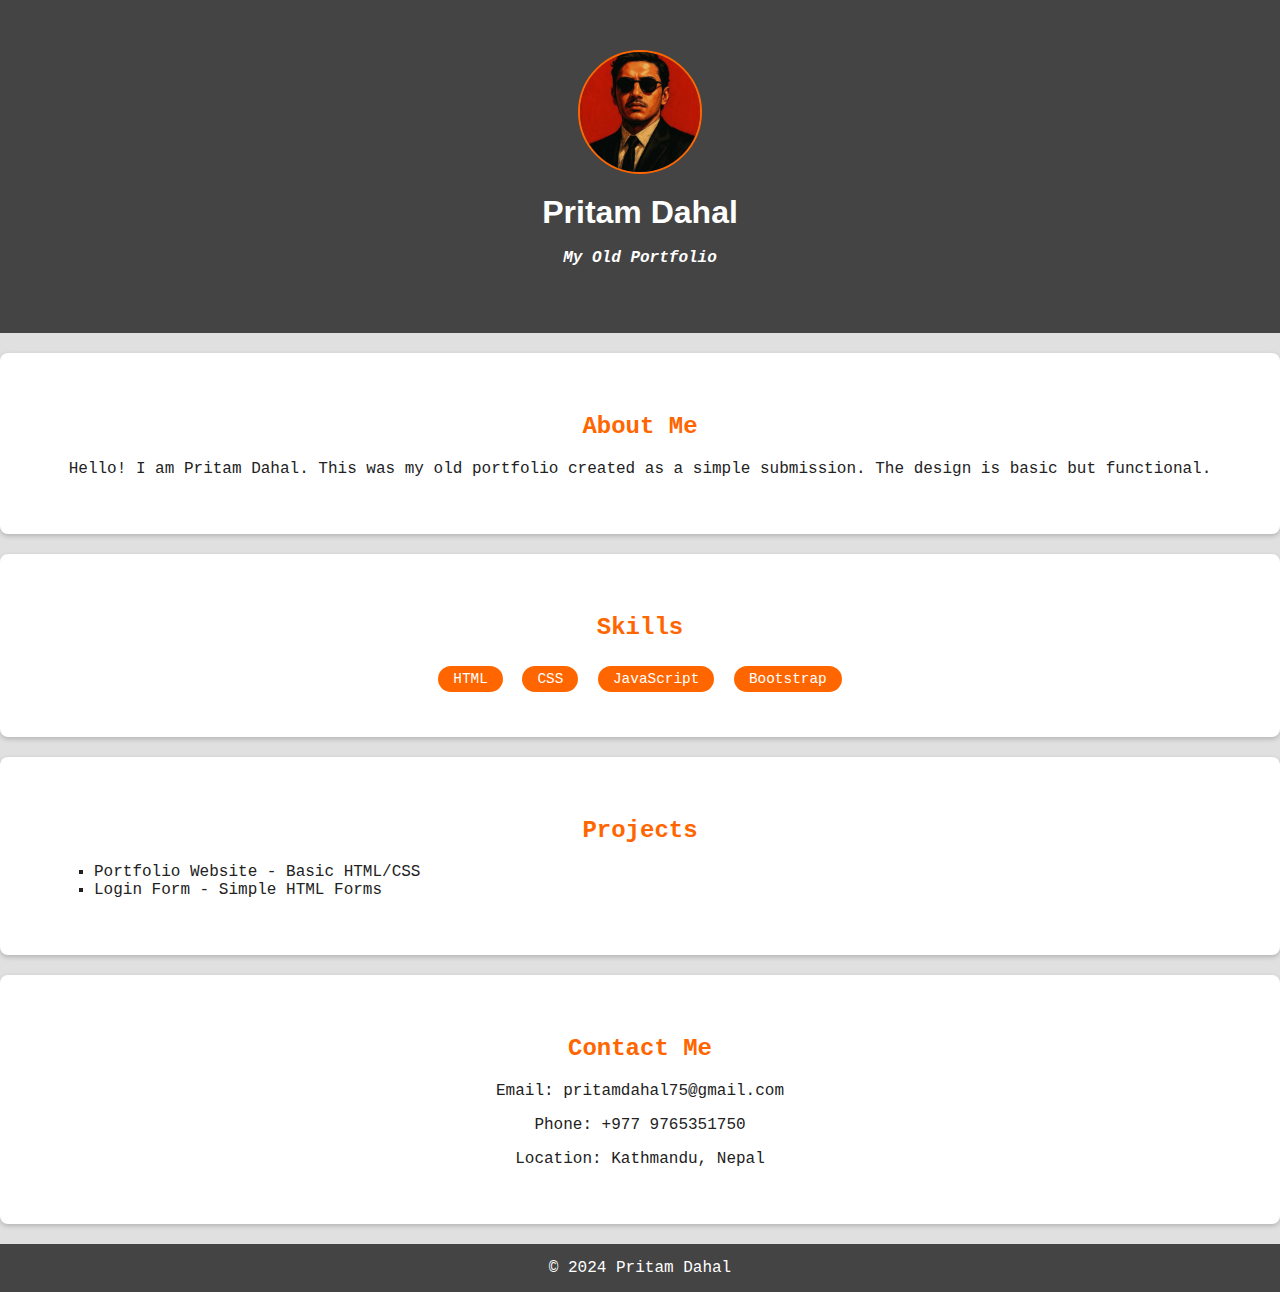
<file: old-portfolio.html>
<!DOCTYPE html>
<html lang="en">
<head>
  <meta charset="UTF-8">
  <meta name="viewport" content="width=device-width, initial-scale=1.0">
  <title>Pritam Dahal | Old Portfolio</title>
  <style>
    /* ====== General Styling ====== */
    body {
      font-family: 'Courier New', Courier, monospace;
      background-color: #e0e0e0;
      margin: 0;
      padding: 0;
      color: #222;
      text-align: center;
    }

    h1, h2 {
      color: #ff6600;
    }

    a {
      color: #2222ff;
      text-decoration: underline;
    }

    a:hover {
      color: #ff6600;
    }

    /* ====== Header ====== */
    header {
      background-color: #444;
      color: white;
      padding: 50px 20px;
    }

    header img {
      width: 120px;
      border-radius: 50%;
      border: 2px solid #ff6600;
    }

    header h1 {
      margin: 15px 0 5px 0;
    }
    header h1 a {
      text-decoration: none;
      color: white;
      font-weight: bolder;
      font-family: 'Lucida Sans', 'Lucida Sans Regular', 'Lucida Grande', 'Lucida Sans Unicode', Geneva, Verdana, sans-serif;
    }
    header p {
      font-weight: bolder;
      font-style: italic;
    }

    /* ====== Sections ====== */
    section {
      padding: 40px 5%;
      background-color: #fff;
      margin: 20px auto;
      border-radius: 8px;
      width: 90%;
      box-shadow: 0 2px 5px rgba(0,0,0,0.2);
    }

    /* ====== Projects ====== */
    .projects ul {
      list-style-type: square;
      text-align: left;
      padding-left: 30px;
    }

    /* ====== Skills ====== */
    .skills span {
      display: inline-block;
      background-color: #ff6600;
      color: white;
      padding: 5px 15px;
      border-radius: 20px;
      margin: 5px;
      font-size: 0.9em;
    }

    /* ====== Footer ====== */
    footer {
      background-color: #444;
      color: white;
      padding: 15px;
      margin-top: 20px;
    }
  </style>
</head>
<body>

  <!-- ====== Header ====== -->
  <header>
    <a href="Protfolio.html"><img src="profiile.jpg" alt="Profile"></a>
    <h1><a href="Protfolio.html">Pritam Dahal</a></h1>
    <p>My Old Portfolio</p>
  </header>

  <!-- ====== About ====== -->
  <section id="about">
    <h2>About Me</h2>
    <p>Hello! I am Pritam Dahal. This was my old portfolio created as a simple submission. The design is basic but functional.</p>
  </section>

  <!-- ====== Skills ====== -->
  <section id="skills">
    <h2>Skills</h2>
    <div class="skills">
      <span>HTML</span>
      <span>CSS</span>
      <span>JavaScript</span>
      <span>Bootstrap</span>
    </div>
  </section>

  <!-- ====== Projects ====== -->
  <section id="projects">
    <h2>Projects</h2>
    <div class="projects">
      <ul>
        <li>Portfolio Website - Basic HTML/CSS</li>
        <li>Login Form - Simple HTML Forms</li>
      </ul>
    </div>
  </section>

  <!-- ====== Contact ====== -->
  <section id="contact">
    <h2>Contact Me</h2>
    <p>Email: pritamdahal75@gmail.com</p>
    <p>Phone: +977 9765351750</p>
    <p>Location: Kathmandu, Nepal</p>
  </section>

  <footer>
    &copy; 2024 Pritam Dahal
  </footer>

</body>
</html>
</file>
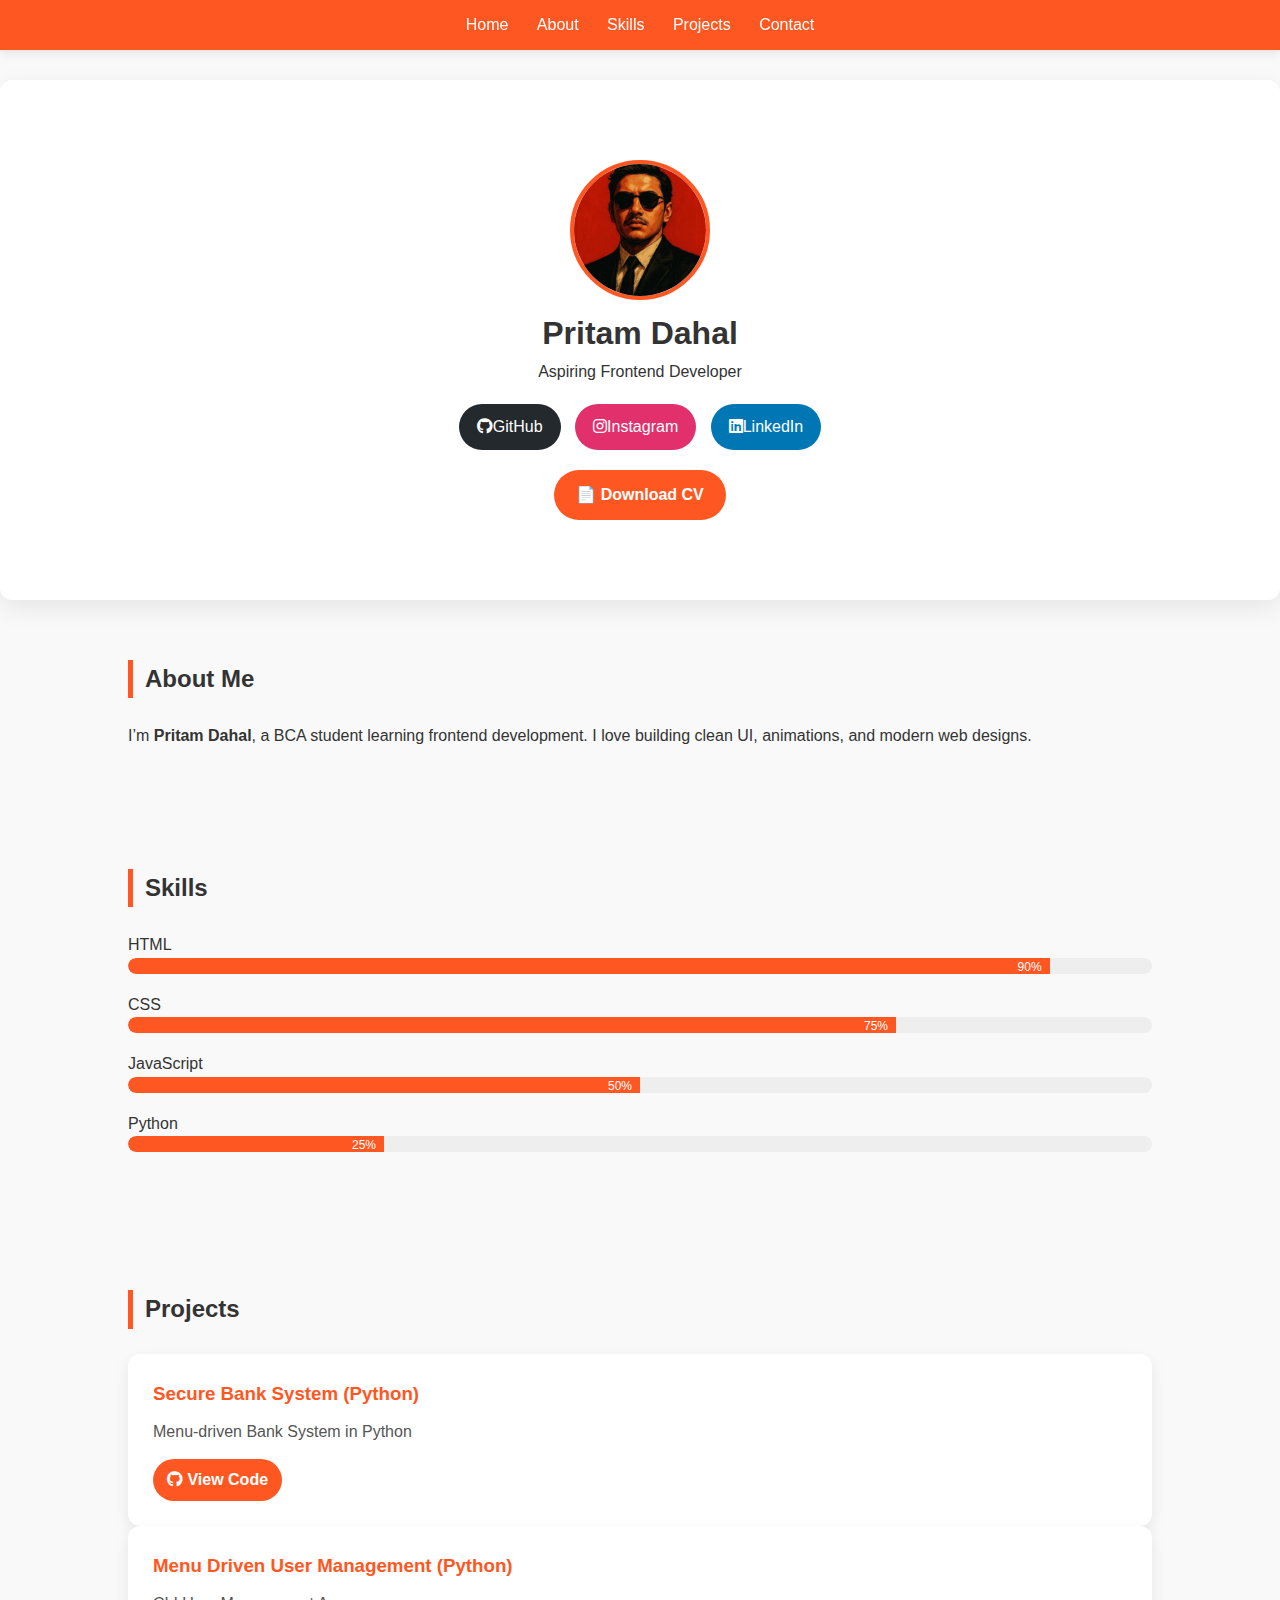
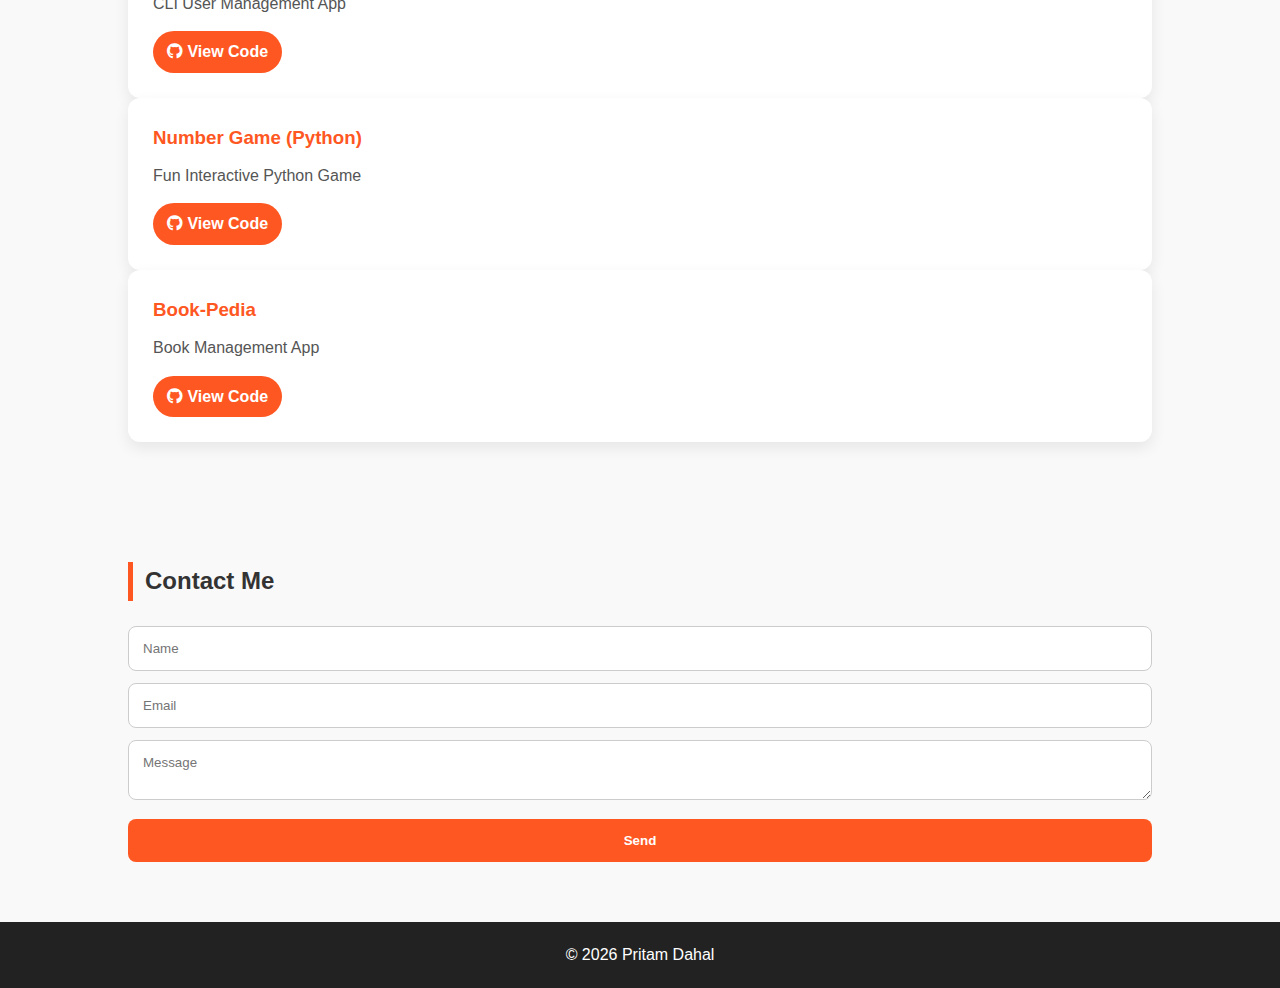
<file: Portfolio.html>
<!DOCTYPE html>
<html lang="en">
<head>
  <meta charset="UTF-8">
  <title>Pritam Dahal | Portfolio</title>
  <meta name="viewport" content="width=device-width, initial-scale=1.0">
  <link rel="stylesheet" href="protfolio.css">

  <!-- Font Awesome -->
  <link rel="stylesheet" href="https://cdnjs.cloudflare.com/ajax/libs/font-awesome/6.5.0/css/all.min.css">
</head>
<body>

<nav>
  <a href="#home">Home</a>
  <a href="#about">About</a>
  <a href="#skills">Skills</a>
  <a href="#projects">Projects</a>
  <a href="#contact">Contact</a>
</nav>

<header id="home">
  <img src="profiile.jpg" alt="Profile" class="profile-img">
  <h1>Pritam Dahal</h1>
  <p>Aspiring Frontend Developer</p>

  <div class="social">
    <a href="https://github.com/pritamdahal75" class="social-btn github" target="_blank">
      <i class="fab fa-github"> </i>GitHub
    </a>
    <a href="https://www.instagram.com/pritamdahal75/" target="_blank" class="social-btn instagram">
      <i class="fab fa-instagram"></i>Instagram
    </a>
    <a href="https://www.linkedin.com/in/pritamdahal75" target="_blank" class="social-btn linkedin"> 
      <i class="fab fa-linkedin"></i>LinkedIn
    </a>
  </div>

  <a href="cv.pdf" download class="btn">📄 Download CV</a>
</header>

<section id="about">
  <h2>About Me</h2>
  <p>
    I’m <b>Pritam Dahal</b>, a BCA student learning frontend development.
    I love building clean UI, animations, and modern web designs.
  </p>
</section>

<section id="skills">
  <h2>Skills</h2>
  <div class="skill">
    <span>HTML</span>
    <div class="bar"><div style="width:90%" data-percent="90"></div></div>
  </div>

  <div class="skill">
    <span>CSS</span>
    <div class="bar"><div style="width:75%" data-percent="75"></div></div>
  </div>

  <div class="skill">
    <span>JavaScript</span>
    <div class="bar"><div style="width:50%" data-percent="50"></div></div>
  </div>

  <div class="skill">
    <span>Python</span>
    <div class="bar"><div style="width:25%" data-percent="25"></div></div>
  </div>
</section>

<section id="projects">
  <h2>Projects</h2>
  <div class="flex">
    <div class="card">
      <h3>Secure Bank System (Python)</h3>
      <p>Menu‑driven Bank System in Python</p>
      <a class="btn small" href="https://github.com/pritamdahal75/Secure-Bank-System-Python-" target="_blank">
        <i class="fab fa-github"></i> View Code
      </a>
    </div>

    <div class="card">
      <h3>Menu Driven User Management (Python)</h3>
      <p>CLI User Management App</p>
      <a class="btn small" href="https://github.com/pritamdahal75/menu-driven-user-management-python" target="_blank">
        <i class="fab fa-github"></i> View Code
      </a>
    </div>

    <div class="card">
      <h3>Number Game (Python)</h3>
      <p>Fun Interactive Python Game</p>
      <a class="btn small" href="https://github.com/pritamdahal75/-Number-Game-Python" target="_blank">
        <i class="fab fa-github"></i> View Code
      </a>
    </div>

    <div class="card">
      <h3>Book‑Pedia</h3>
      <p>Book Management App</p>
      <a class="btn small" href="https://github.com/pritamdahal75/book-pedia" target="_blank">
        <i class="fab fa-github"></i> View Code
      </a>
    </div>
  </div>
</section>

<section id="contact">
  <h2>Contact Me</h2>

  <form id="contactForm">
    <p id="formMessage" style="display:none;font-weight:600"></p>

    <input type="text" name="name" placeholder="Name" required>
    <input type="email" name="email" placeholder="Email" required>
    <textarea name="message" placeholder="Message" required></textarea>

    <button type="submit">Send</button>
  </form>
</section>

<footer>
  © 2026 Pritam Dahal
</footer>

<script>
const form = document.getElementById("contactForm");
const msgBox = document.getElementById("formMessage");

form.addEventListener("submit", function(e) {
  e.preventDefault();

  const formData = new FormData(form);

  fetch("contact.php", {
    method: "POST",
    body: formData
  })
  .then(res => res.text())
  .then(data => {
    msgBox.style.display = "block";

    if (data.trim() === "success") {
      msgBox.style.color = "green";
      msgBox.innerText = "✅ Message sent successfully!";
      form.reset();
    } else {
      msgBox.style.color = "red";
      msgBox.innerText = "❌ Something went wrong!";
    }
  })
  .catch(() => {
    msgBox.style.display = "block";
    msgBox.style.color = "red";
    msgBox.innerText = "❌ Server error!";
  });
});
</script>

</body>
</html>
</file>
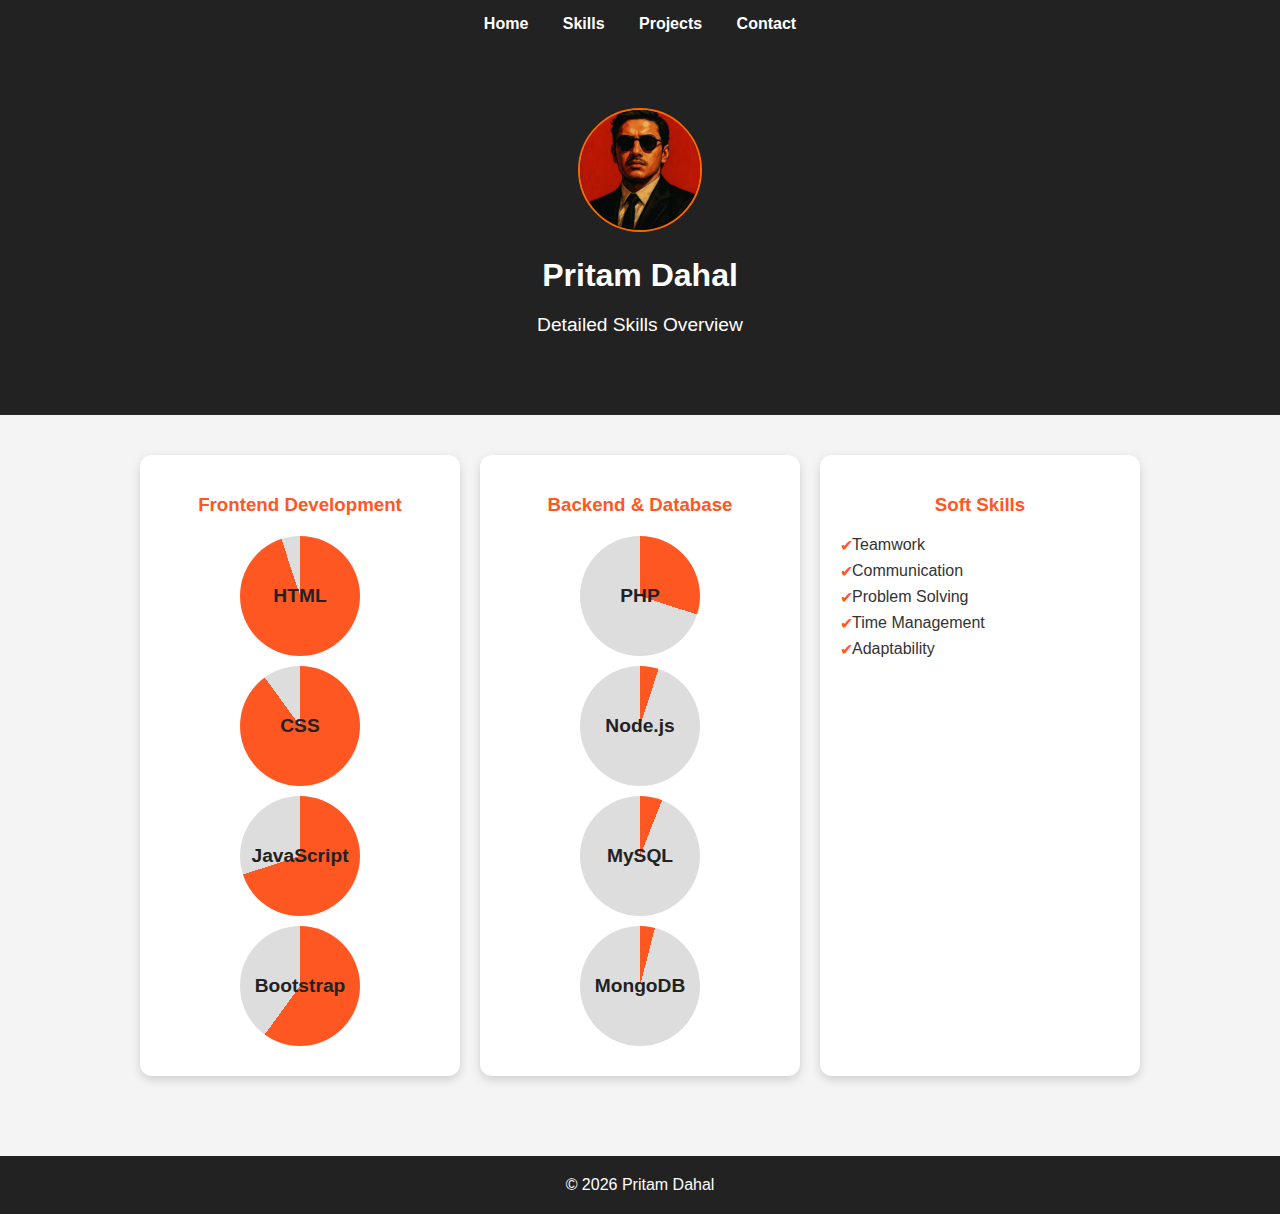
<file: skills.html>
<!DOCTYPE html>
<html lang="en">
<head>
  <meta charset="UTF-8">
  <meta name="viewport" content="width=device-width, initial-scale=1.0">
  <title>Pritam Dahal | Skills</title>
  <style>
    /* ====== General Styling ====== */
    body {
      font-family: 'Segoe UI', Tahoma, Geneva, Verdana, sans-serif;
      margin: 0;
      background: #f4f4f4;
      color: #333;
    }

    nav {
      background: #222;
      padding: 15px;
      text-align: center;
      position: sticky;
      top: 0;
      z-index: 1000;
    }

    nav a {
      color: white;
      margin: 0 15px;
      text-decoration: none;
      font-weight: bold;
      transition: 0.3s;
    }

    nav a:hover {
      color: #ff5722;
    }

    header {
      background: #222;
      color: white;
      text-align: center;
      padding: 60px 20px;
    }
    
    header img {
      width: 120px;
      border-radius: 50%;
      border: 2px solid #ff6600;
    }

    header h1 { margin-bottom: 10px; }
    header p { font-size: 1.2em; }

    /* ====== Skills Container ====== */
    .skills-container {
      display: flex;
      flex-wrap: wrap;
      justify-content: center;
      gap: 20px;
      padding: 40px 5%;
    }

    .skill-card {
      background: white;
      border-radius: 12px;
      padding: 20px;
      width: 280px;
      box-shadow: 0 4px 10px rgba(0,0,0,0.15);
      transition: transform 0.3s, box-shadow 0.3s;
      text-align: center;
    }

    .skill-card:hover {
      transform: translateY(-5px);
      box-shadow: 0 6px 15px rgba(0,0,0,0.25);
    }

    .skill-card h3 {
      margin-bottom: 20px;
      color: #ff5722;
    }

    /* Circular progress */
    .progress-circle {
      width: 120px;
      height: 120px;
      border-radius: 50%;
      background: conic-gradient(#ff5722 var(--value), #ddd 0deg);
      display: flex;
      align-items: center;
      justify-content: center;
      margin: 0 auto 10px auto;
      font-weight: bold;
      font-size: 1.2em;
      color: #222;
    }

    .soft-skills-list {
      list-style: none;
      padding: 0;
      text-align: left;
    }

    .soft-skills-list li {
      margin: 8px 0;
      padding-left: 12px;
      position: relative;
    }

    .soft-skills-list li::before {
      content: "✔";
      position: absolute;
      left: 0;
      color: #ff5722;
    }

    footer {
      background: #222;
      color: white;
      text-align: center;
      padding: 20px;
      margin-top: 40px;
    }
  </style>
</head>
<body>

  <!-- Navbar -->
  <nav>
    <a href="Protfolio.html">Home</a>
    <a href="skills.html">Skills</a>
    <a href="Protfolio.html">Projects</a>
    <a href="Protfolio.html">Contact</a>
  </nav>

  <!-- Header -->
  <header>
    <img src="profiile.jpg" alt="Profile">
    <h1>Pritam Dahal</h1>
    <p>Detailed Skills Overview</p>
  </header>

  <!-- Skills Section -->
  <section class="skills-container">
    
    <!-- Frontend Card -->
    <div class="skill-card">
      <h3>Frontend Development</h3>
      <div class="progress-circle" style="--value:95%;">HTML</div>
      <div class="progress-circle" style="--value:90%;">CSS</div>
      <div class="progress-circle" style="--value:70%;">JavaScript</div>
      <div class="progress-circle" style="--value:60%;">Bootstrap</div>
    </div>

    <!-- Backend Card -->
    <div class="skill-card">
      <h3>Backend & Database</h3>
      <div class="progress-circle" style="--value:30%;">PHP</div>
      <div class="progress-circle" style="--value:5%;">Node.js</div>
      <div class="progress-circle" style="--value:6%;">MySQL</div>
      <div class="progress-circle" style="--value:4%;">MongoDB</div>
    </div>

    <!-- Soft Skills Card -->
    <div class="skill-card">
      <h3>Soft Skills</h3>
      <ul class="soft-skills-list">
        <li>Teamwork</li>
        <li>Communication</li>
        <li>Problem Solving</li>
        <li>Time Management</li>
        <li>Adaptability</li>
      </ul>
    </div>

  </section>

  <footer>
    &copy; 2026 Pritam Dahal
  </footer>

</body>
</html>
</file>
<file: protfolio.css>
/* ================================ Reset & Base ================================ */
* {
  margin: 0;
  padding: 0;
  box-sizing: border-box;
  font-family: 'Segoe UI', sans-serif;
}
body {
  background: #f9f9f9;
  color: #333;
  scroll-behavior: smooth;
  line-height: 1.6;
}
/* Force all content visible */
.reveal, header, section, .flex, .card {
  opacity: 1 !important;
  transform: none !important;
  display: block !important;
}

/* ================================ Navbar ================================ */
nav {
  position: fixed;
  width: 100%;
  top: 0;
  background: #ff5722;
  padding: 12px 0;
  text-align: center;
  z-index: 1000;
  box-shadow: 0 4px 10px rgba(0,0,0,0.08);
}
nav a, nav button {
  color: white;
  margin: 0 12px;
  text-decoration: none;
  background: none;
  border: none;
  font-size: 16px;
  font-weight: 500;
  cursor: pointer;
  transition: color 0.3s, transform 0.3s;
}
nav a:hover { color: #fffde7; transform: translateY(-2px); }

/* ================================ Header ================================ */
header {
  margin-top: 80px;
  padding: 80px 20px;
  text-align: center;
  background: #fff;
  border-radius: 12px;
  box-shadow: 0 8px 25px rgba(0,0,0,0.08);
  color: #333;
}
.profile-img {
  width: 140px;
  border-radius: 50%;
  border: 4px solid #ff5722;
  transition: transform 0.3s, box-shadow 0.3s;
}
.profile-img:hover { transform: scale(1.05); box-shadow: 0 12px 25px rgba(0,0,0,0.15); }

/* ================================ Social Buttons ================================ */
.social { margin: 20px 0; text-align: center; }
.social-btn {
  display: inline-block;
  padding: 10px 18px;
  margin: 0 5px;
  border-radius: 30px;
  color: white;
  text-decoration: none;
  font-weight: 500;
  transition: transform 0.3s, box-shadow 0.3s;
}
.github { background: #24292e; }
.linkedin { background: #0077b5; }
.instagram { background: #E1306C; }
.social-btn:hover { transform: translateY(-3px); box-shadow: 0 8px 20px rgba(0,0,0,0.3); }

/* ================================ Buttons ================================ */
.btn {
  display: inline-block;
  padding: 12px 22px;
  background: #ff5722;
  color: white;
  border-radius: 30px;
  font-weight: 600;
  text-decoration: none;
  transition: all 0.3s;
}
.btn:hover { background: #e64a19; transform: translateY(-3px); box-shadow: 0 8px 20px rgba(0,0,0,0.15); }
.small { padding: 8px 14px; }

/* ================================ Sections ================================ */
section { padding: 60px 10%; }
h2 { margin-bottom: 25px; border-left: 5px solid #ff5722; padding-left: 12px; font-weight: 600; }

/* ================================ Skills ================================ */
.skill { margin-bottom: 18px; }
.bar {
  width: 100%;
  background: #eee;
  border-radius: 25px;
  overflow: hidden;
}
.bar div {
  height: 16px;
  background: #ff5722;
  border-radius: 25px 0 0 25px;
  animation: grow 1.5s ease;
  position: relative;
}
.bar div::after {
  content: attr(data-percent) "%";
  position: absolute;
  right: 8px;
  color: #fff;
  font-size: 12px;
}

/* ================================ Cards (Projects) ================================ */
.flex { display: flex; gap: 20px; flex-wrap: wrap; }
.card {
  background: #fff;
  padding: 25px;
  flex: 1 1 250px;
  border-radius: 12px;
  text-align: left;
  box-shadow: 0 6px 15px rgba(0,0,0,0.08);
  transition: transform 0.3s, box-shadow 0.3s;
}
.card:hover { transform: translateY(-6px); box-shadow: 0 20px 40px rgba(0,0,0,0.12); }
.card h3 { margin-bottom: 10px; color: #ff5722; }
.card p { margin-bottom: 15px; color: #555; }

/* ================================ Forms ================================ */
form input, form textarea {
  width: 100%;
  padding: 14px;
  margin-bottom: 12px;
  border-radius: 8px;
  border: 1px solid #ccc;
  transition: border-color 0.3s;
}
form input:focus, form textarea:focus { border-color: #ff5722; outline: none; }
form button {
  width: 100%;
  padding: 14px;
  background: #ff5722;
  color: white;
  border: none;
  border-radius: 8px;
  font-weight: 600;
  cursor: pointer;
  transition: all 0.3s ease;
}
form button:hover { background: #e64a19; transform: translateY(-2px); box-shadow: 0 6px 15px rgba(0,0,0,0.12); }

/* ================================ Footer ================================ */
footer { text-align: center; padding: 20px; background: #222; color: white; }

/* ================================ Back to Top Button ================================ */
#topBtn {
  position: fixed; bottom: 25px; right: 25px; padding: 12px;
  border-radius: 50%; background: #ff5722; color: white; border: none;
  cursor: pointer; box-shadow: 0 6px 15px rgba(0,0,0,0.15);
}
#topBtn:hover { background: #e64a19; transform: translateY(-2px); }

/* ================================ Reveal Animation ================================ */
.reveal { opacity: 0; transform: translateY(40px); transition: 0.8s; }
.reveal.active { opacity: 1; transform: translateY(0); }

/* ================================ Animations ================================ */
@keyframes pulse { 0% { transform: scale(1); } 50% { transform: scale(1.05); } 100% { transform: scale(1); } }
@keyframes grow { from { width: 0; } }

/* ================================ Dark Mode ================================ */
/* ================================ Dark Mode ================================ */
body.dark-mode {
  background: #121212;
  color: #eee;
}

body.dark-mode header,
body.dark-mode section,
body.dark-mode .card {
  background: #1e1e1e;
  color: #eee;
}

body.dark-mode nav {
  background: #000;
}

body.dark-mode nav a,
body.dark-mode nav button {
  color: #eee;
}

body.dark-mode .btn {
  background-color: #333;
  color: #eee;
}

body.dark-mode .btn:hover {
  background-color: #555;
}

body.dark-mode .social-btn {
  background-color: #333;
  color: #eee;
}

body.dark-mode .social-btn.github { background-color: #24292e; }
body.dark-mode .social-btn.linkedin { background-color: #0077b5; }
body.dark-mode .social-btn.instagram { background-color: #E1306C; }
</file>
